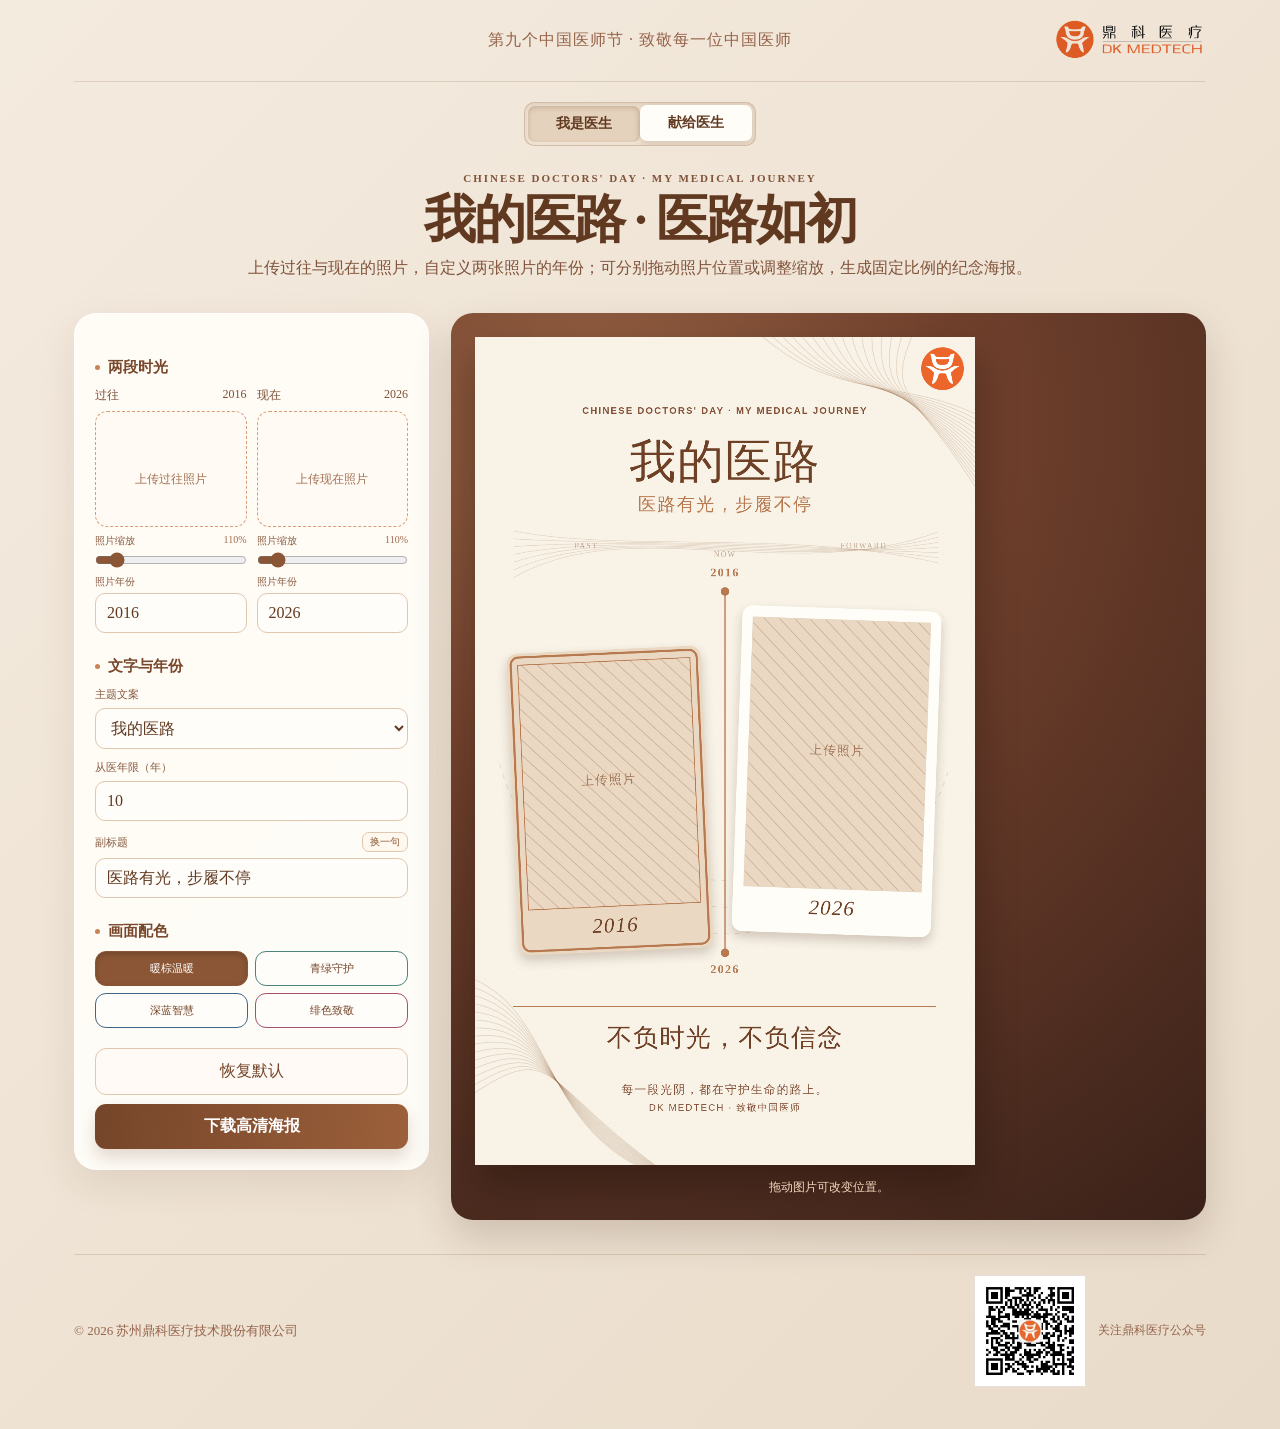
<file: index.html>
<!doctype html>
<html lang="zh-CN">
<head>
  <meta charset="utf-8">
  <meta name="viewport" content="width=device-width, initial-scale=1">
  <title>我是医生｜我的十年</title>
  <style>
    :root { --ink:#603920; --brown:#8a5635; --paper:#fbf7ef; --line:#ddaa7d; --soft:#f2e4d1; }
    * { box-sizing:border-box; }
    body { margin:0; background:linear-gradient(135deg,#f4ebdf,#e9dbc9); color:var(--ink); font-family:"Microsoft YaHei","PingFang SC",serif; }
    .page { width:min(1180px,100%); margin:0 auto; padding:0 24px 42px; }
    .site-header { height:82px; position:relative; display:flex; align-items:center; justify-content:center; border-bottom:1px solid rgba(119,72,47,.16); }
    .site-header p { margin:0; color:#96634a; font:16px "STKaiti",KaiTi,serif; letter-spacing:.06em; }
    .site-logo { position:absolute; right:0; display:flex; align-items:center; }
    .site-logo img { display:block; width:270px; height:66px; object-fit:contain; object-position:right center; mix-blend-mode:multiply; }
    .tabs { width:fit-content; display:flex; justify-content:center; gap:0; margin:20px auto 26px; padding:3px; border:1px solid rgba(119,72,47,.26); border-radius:10px; background:#f1e4d4; box-shadow:inset 0 2px 5px rgba(96,57,32,.13); overflow:hidden; }
    .tabs a,.tabs b { min-width:112px; padding:9px 18px; border:0; border-radius:7px; color:var(--ink); font:600 14px "STKaiti",KaiTi,serif; text-align:center; text-decoration:none; }
    .tabs a { background:#fffdf8; box-shadow:0 3px 7px rgba(96,57,32,.18); transform:translateY(-1px); }
    .tabs b { background:#e5d2bc; box-shadow:inset 0 2px 5px rgba(96,57,32,.2); }
    .hero { text-align:center; margin:0 auto 34px; }
    .hero p { margin:0; color:#80533b; font-size:11px; letter-spacing:.18em; font-weight:800; }
    .hero h1 { font:600 clamp(40px,4.2vw,52px)/1.08 KaiTi,STKaiti,serif; margin:8px 0 2px; letter-spacing:-.04em; }
    .hero .hero-description { margin-top:10px; color:#80533b; font-size:16px; font-weight:400; letter-spacing:0; }
    .workspace { display:grid; grid-template-columns:355px minmax(0,1fr); gap:22px; align-items:start; }
    .panel { background:rgba(255,253,248,.94); border:1px solid rgba(255,255,255,.8); box-shadow:0 14px 38px rgba(93,53,28,.1); border-radius:22px; padding:20px; }
    .panel h2 { font-family:KaiTi,STKaiti,serif; font-size:15px; margin:0 0 5px; }
    .hint { margin:0 0 17px; color:#9b7258; font-size:10px; line-height:1.7; }
    .section-title { display:flex; align-items:center; gap:8px; margin:24px 0 10px; color:#78472c; font-size:15px; font-weight:700; }
    .section-title::before { content:""; width:5px; height:5px; border-radius:50%; background:#c98257; }
    .upload-grid { display:grid; grid-template-columns:1fr 1fr; gap:10px; }
    .upload { display:grid; gap:7px; min-width:0; }
    .upload-label { display:flex; justify-content:space-between; color:#7d5038; font-size:12px; }
    .upload-box { height:116px; display:grid; place-items:center; overflow:hidden; cursor:pointer; border:1px dashed #d89c76; border-radius:12px; background:#fffaf3; color:#a47053; transition:.2s; }
    .upload-box:hover { border-color:#9c5e3c; background:#fff7ee; }
    .upload-box img { width:100%; height:100%; object-fit:cover; }
    .upload-box span { font-size:12px; text-align:center; line-height:1.7; }
    .mini-zoom { display:grid; grid-template-columns:auto 1fr auto; align-items:center; gap:5px; color:#9a7057; font-size:10px; }
    .mini-zoom input { min-width:0; width:100%; accent-color:#8a5635; }
    .mini-zoom b { min-width:30px; font-weight:500; text-align:right; }
    .upload .control { gap:4px; margin-top:0; }
    .upload .control label { display:flex; justify-content:space-between; font-size:10px; }
    .upload .control input[type=range] { margin:0; }
    .control { display:grid; gap:6px; margin-top:11px; }
    .control label { color:#87583e; font-size:11px; }
    .subtitle-label { display:flex; align-items:center; justify-content:space-between; gap:8px; color:#87583e; font-size:11px; }
    .subtitle-label button { padding:2px 7px; border-radius:7px; background:#fff8ef; color:#8a5635; font-size:10px; }
    input,select,button { font:inherit; }
    input[type=text],select { width:100%; border:1px solid #e0c7ae; background:#fffdfa; color:#603920; padding:10px 11px; border-radius:10px; outline:none; }
    input[type=text]:focus,select:focus { border-color:#a86642; box-shadow:0 0 0 3px rgba(168,102,66,.1); }
    input[type=range] { width:100%; accent-color:#8a5635; }
    .slider-value { float:right; color:#a06948; }
    .theme-switch { display:grid; grid-template-columns:1fr 1fr; gap:7px; }
    .theme-choice { padding:9px 7px; font-size:11px; color:#754529; background:#fffdfa; }
    .theme-choice[data-theme="warm"] { border-color:#b47a55; }.theme-choice[data-theme="jade"] { border-color:#4b847c; }.theme-choice[data-theme="ink"] { border-color:#426686; }.theme-choice[data-theme="rose"] { border-color:#a64f70; }
    .theme-choice.active { color:#fff; background:#8a5635; border-color:#8a5635; box-shadow:inset 0 2px 5px rgba(0,0,0,.18); }
    .buttons { display:grid; gap:9px; margin-top:20px; }
    button { cursor:pointer; border-radius:11px; padding:12px; border:1px solid #e2c7b0; background:#fffaf5; color:#754529; }
    button.primary { border:0; background:linear-gradient(100deg,#754529,#9c603b); color:#fff; font-weight:700; box-shadow:0 9px 16px rgba(107,60,34,.18); }
    .stage { min-height:700px; display:grid; place-items:center; padding:24px; border-radius:22px; overflow:hidden; background:radial-gradient(circle at 18% 12%,#956042 0,#70402c 38%,#3a2119 100%); box-shadow:0 17px 38px rgba(67,37,22,.18); }
    .stage canvas { display:block; width:min(100%,500px); height:auto; background:var(--paper); box-shadow:0 20px 38px rgba(18,8,4,.35); touch-action:none; user-select:none; }
    .stage-note { margin:14px 0 0; color:#f6dabe; font-size:12px; text-align:center; }
    .site-footer { margin-top:34px; padding-top:20px; display:flex; align-items:center; justify-content:space-between; border-top:1px solid rgba(119,72,47,.18); color:#96634a; font:13px "STKaiti",KaiTi,serif; }
    .site-footer p { margin:0; }.site-footer div { display:flex; align-items:center; gap:12px; }.site-footer img { width:112px; height:112px; padding:4px; background:#fff; border:1px solid rgba(119,72,47,.18); }.site-footer span { font-size:12px; }
    @media (max-width:760px) { .page{padding:0 14px 32px;} .site-header{height:66px;justify-content:flex-start}.site-header p{font-size:12px;letter-spacing:.02em;white-space:nowrap}.site-logo img{width:160px;height:45px}.workspace{display:flex; flex-direction:column; gap:14px;} .stage{order:-1; min-height:0; padding:18px 10px 14px;} .panel{width:100%;} .hero h1{font-size:27px;} .site-footer{margin-top:25px;padding-top:18px;flex-direction:column;gap:14px;text-align:center;} }
    @media (max-width:760px) { .hero h1 { font-size:21px; } .hero .hero-description { font-size:11px; white-space:nowrap; } }
  </style>
</head>
<body>
  <main class="page">
    <header class="site-header"><p>第九个中国医师节 · 致敬每一位中国医师</p><a class="site-logo" href="https://www.dkmedtech.com/" target="_blank" rel="noreferrer" aria-label="鼎科医疗官网"><img src="./dkmedtech-logo.png" alt="鼎科医疗 DK MEDTECH"></a></header>
    <nav class="tabs" aria-label="海报类型"><b>我是医生</b><a href="./doctor-thanks.html">献给医生</a></nav>
    <header class="hero"><p>CHINESE DOCTORS' DAY · MY MEDICAL JOURNEY</p><h1>我的医路 · 医路如初</h1><p class="hero-description">上传过往与现在的照片，自定义两张照片的年份；可分别拖动照片位置或调整缩放，生成固定比例的纪念海报。</p></header>
    <section class="workspace">
      <aside class="panel">
        <div class="section-title">两段时光</div>
        <div class="upload-grid">
          <label class="upload"><span class="upload-label"><span>过往</span><span id="oldYearLabel">2016</span></span><span class="upload-box"><input id="oldFile" type="file" accept="image/*" hidden><span id="oldText"><br>上传过往照片</span><img id="oldThumb" hidden alt="过往照片预览"></span></label>
          <label class="upload"><span class="upload-label"><span>现在</span><span id="nowYearLabel">2026</span></span><span class="upload-box"><input id="nowFile" type="file" accept="image/*" hidden><span id="nowText"><br>上传现在照片</span><img id="nowThumb" hidden alt="现在照片预览"></span></label>
        </div>
        <div class="section-title">文字与年份</div>
        <div class="control"><label for="template">主题文案</label><select id="template"><option value="我的医路|">我的医路</option><option value="{years}年医路，向光而行|">__年医路，向光而行</option><option value="执医{years}年，热爱不减|">执医__年，热爱不减</option><option value="行医{years}年，不负热爱|">行医__年，不负热爱</option><option value="执灯行医，岁岁经年|">执灯行医，岁岁经年</option></select></div>
        <div class="control"><label for="practiceYears">从医年限（年）</label><input id="practiceYears" type="text" inputmode="numeric" maxlength="2" value="10"></div>
        <div class="control"><div class="subtitle-label"><label for="storySubtitle">副标题</label><button id="randomSubtitle" type="button">换一句</button></div><input id="storySubtitle" type="text" maxlength="28" value="每一段时光，都在为生命守护。</div>
        <div class="upload-grid"><div class="control"><label for="oldYear">照片年份</label><input id="oldYear" type="text" inputmode="numeric" maxlength="4" value="2016"></div><div class="control"><label for="nowYear">照片年份</label><input id="nowYear" type="text" inputmode="numeric" maxlength="4" value="2026"></div></div>
        <div class="control"><label for="oldZoom">十年前照片缩放<span class="slider-value" id="oldZoomValue">110%</span></label><input id="oldZoom" type="range" min="1" max="2" step=".01" value="1.1"></div>
        <div class="control"><label for="nowZoom">现在照片缩放 <span class="slider-value" id="nowZoomValue">110%</span></label><input id="nowZoom" type="range" min="1" max="2" step=".01" value="1.1"></div>
        <div class="section-title">画面配色</div>
        <div class="theme-switch" role="group" aria-label="画面配色"><button type="button" class="theme-choice active" data-theme="warm">暖棕温暖</button><button type="button" class="theme-choice" data-theme="jade">青绿守护</button><button type="button" class="theme-choice" data-theme="ink">深蓝智慧</button><button type="button" class="theme-choice" data-theme="rose">绯色致敬</button></div>
        <div class="buttons"><button id="reset" type="button">恢复默认</button><button id="download" class="primary" type="button">下载高清海报</button></div>
      </aside>
      <section class="stage"><div><canvas id="poster" width="1160" height="1920" aria-label="我的十年海报预览"></canvas><p class="stage-note">拖动图片可改变位置。</p></div></section>
    </section>
    <footer class="site-footer"><p>© 2026 苏州鼎科医疗技术股份有限公司</p><div><img src="./official-account-qr.jpg" alt="鼎科医疗微信公众号二维码"><span>关注鼎科医疗公众号</span></div></footer>
  </main>
  <script>
    (() => {
      const W=1160,H=1920, $=s=>document.querySelector(s), canvas=$('#poster');
      const posterLogo=new Image(); posterLogo.onload=()=>draw(); posterLogo.src='./dkmedtech-poster-mark.png';
      const state={old:null,now:null,oldZoom:1.1,nowZoom:1.1,theme:'warm',pos:{old:{x:0,y:0},now:{x:0,y:0}}};
      const themes={warm:{paper:'#f8f2e7',ink:'#6e4025',muted:'#845238',accent:'#b7794f',soft:'#ead8c3',stream:'rgba(142,94,55,.18)'},jade:{paper:'#eef5f1',ink:'#20564f',muted:'#37746b',accent:'#4e8a7d',soft:'#d7e7df',stream:'rgba(37,107,94,.18)'},ink:{paper:'#eef3f7',ink:'#193e60',muted:'#356a93',accent:'#4c86b5',soft:'#d8e7f2',stream:'rgba(37,87,130,.18)'},rose:{paper:'#fbf0f4',ink:'#722e4d',muted:'#994b6b',accent:'#cb6687',soft:'#f2d9e2',stream:'rgba(142,62,96,.18)'}};
      const storySubtitles=['每一段时光，都在为生命守护','岁月流转，仁心始终如一','一路向前，只为守护生命','医路有光，步履不停','时间沉淀专业，也珍藏热爱','把青春留给医路，把温暖留给患者'];
      const randomSubtitle=()=>{const input=$('#storySubtitle');const choices=storySubtitles.filter(item=>item!==input.value);input.value=choices[Math.floor(Math.random()*choices.length)];draw();};
      ['old','now'].forEach(kind=>{const upload=$('#'+kind+'File').closest('.upload');const zoomControl=$('#'+kind+'Zoom').closest('.control');const zoomLabel=zoomControl.querySelector('label');zoomLabel.childNodes[0].nodeValue='照片缩放 ';zoomControl.classList.add('photo-zoom-inline');upload.append(zoomControl);const yearControl=$('#'+kind+'Year').closest('.control');yearControl.classList.add('photo-year-inline');upload.append(yearControl);});
      const frames={old:{x:88,y:725,w:450,h:700,r:-.045},now:{x:608,y:629,w:462,h:756,r:.035}};
      function path(g,x,y,w,h,r){ g.beginPath(); g.moveTo(x+r,y); g.arcTo(x+w,y,x+w,y+h,r); g.arcTo(x+w,y+h,x,y+h,r); g.arcTo(x,y+h,x,y,r); g.arcTo(x,y,x+w,y,r); g.closePath(); }
      function fitText(g,text,max,font){ g.font=font; let size=parseInt(font,10); while(g.measureText(text).width>max && size>28){size-=2;g.font=font.replace(/^\d+px/,size+'px');} return g.font; }
      function cover(g,img,x,y,w,h,zoom,pos,filter){
        g.save(); path(g,x,y,w,h,3); g.clip();
        if(img){ const sc=Math.max(w/img.width,h/img.height)*zoom, dw=img.width*sc, dh=img.height*sc; g.filter=filter||'none'; g.drawImage(img,x+(w-dw)/2+(dw-w)*pos.x/2,y+(h-dh)/2+(dh-h)*pos.y/2,dw,dh); g.filter='none'; }
        else { g.fillStyle='#ead8c3';g.fillRect(x,y,w,h);g.strokeStyle='rgba(124,76,43,.26)';g.lineWidth=2; for(let i=-h;i<w;i+=36){g.beginPath();g.moveTo(x+i,y);g.lineTo(x+i+h,y+h);g.stroke();}g.fillStyle='#a57758';g.font='29px KaiTi,serif';g.textAlign='center';g.fillText('上传照片',x+w/2,y+h/2); }
        g.restore();
      }
      function card(g,key,year,p){
        const f=frames[key],cx=f.x+f.w/2,cy=f.y+f.h/2;g.save();g.translate(cx,cy);g.rotate(f.r);g.translate(-cx,-cy);
        g.shadowColor='rgba(79,48,28,.22)';g.shadowBlur=24;g.shadowOffsetY=13;g.fillStyle=key==='old'?p.soft:'#fffdf7';path(g,f.x,f.y,f.w,f.h,24);g.fill();g.shadowColor='transparent';
        if(key==='old'){g.strokeStyle=p.accent;g.lineWidth=5;path(g,f.x+9,f.y+9,f.w-18,f.h-18,18);g.stroke();}
        cover(g,state[key],f.x+25,f.y+27,f.w-50,f.h-132,state[key+'Zoom'],state.pos[key],'none');
        g.strokeStyle=key==='old'?p.accent:'#e7d7c2';g.lineWidth=2;g.strokeRect(f.x+25,f.y+27,f.w-50,f.h-132);
        g.fillStyle=p.ink;g.font='italic 48px Georgia,serif';g.textAlign='center';g.fillText(year,f.x+f.w/2,f.y+f.h-45);g.restore();
      }
      function flourish(g,p){
        g.save();g.strokeStyle=p.stream;g.lineWidth=2;
        for(let i=0;i<16;i++){g.beginPath();g.moveTo(625+i*27,-42);g.bezierCurveTo(820+i*8,168,1010,80,1210,205+i*15);g.stroke();}
        for(let i=0;i<15;i++){g.beginPath();g.moveTo(-45,1475+i*22);g.bezierCurveTo(205,1535+i*5,130,1870-i*10,475,1960);g.stroke();}g.restore();
      }
      function timeStream(g,p){
        g.save();g.strokeStyle=p.stream;g.lineWidth=2;g.setLineDash([11,14]);
        [0,1,2].forEach(i=>{g.beginPath();g.arc(580,840,420+i*62,Math.PI*.1,Math.PI*.92);g.stroke();});
        g.setLineDash([]);g.strokeStyle=p.stream;g.lineWidth=1.5;
        for(let i=0;i<7;i++){g.beginPath();g.moveTo(90,450+i*18);g.bezierCurveTo(350,500-i*16,735,445+i*22,1075,524-i*12);g.stroke();}
        g.fillStyle=p.muted;g.globalAlpha=.45;g.font='18px Georgia,serif';g.textAlign='center';['PAST','NOW','FORWARD'].forEach((t,i)=>g.fillText(t,258+i*322,490+(i%2)*20));g.restore();
      }
      function render(target,scale=1){
        const p=themes[state.theme],g=target.getContext('2d');g.setTransform(scale,0,0,scale,0,0);g.clearRect(0,0,W,H);g.fillStyle=p.paper;g.fillRect(0,0,W,H);
        g.fillStyle=p.stream;g.globalAlpha=.55;for(let y=24;y<H;y+=24)for(let x=24;x<W;x+=24){g.beginPath();g.arc(x+(y/24%2?7:0),y,1.05,0,Math.PI*2);g.fill();}g.globalAlpha=1;flourish(g,p);timeStream(g,p);
        const option=$('#template').value.split('|'),years=Math.max(0,+$('#practiceYears').value||10);const title=option[0].replace('{years}',years),sub=option[1].replace('{years}',years);
        g.fillStyle=p.muted;g.font='600 22px Arial,sans-serif';g.letterSpacing='3px';g.textAlign='center';g.fillText('CHINESE DOCTORS\' DAY · MY MEDICAL JOURNEY',580,178);
        g.fillStyle=p.ink;fitText(g,title,900,'108px KaiTi,STKaiti,serif');g.fillText(title,580,325);
        g.fillStyle=p.accent;fitText(g,$('#storySubtitle').value||storySubtitles[0],900,'42px KaiTi,STKaiti,serif');g.fillText($('#storySubtitle').value||storySubtitles[0],580,402);g.textAlign='left';
        if(posterLogo.complete&&posterLogo.naturalWidth){g.drawImage(posterLogo,1035,24,99,99);}else{g.fillStyle='#f1e1cb';g.beginPath();g.arc(1084.5,73.5,40,0,Math.PI*2);g.fill();g.fillStyle='#9a613d';g.font='bold 16px Arial';g.textAlign='center';g.fillText('DK',1084.5,79.5);g.textAlign='left';}
        g.strokeStyle=p.accent;g.lineWidth=3;g.beginPath();g.moveTo(580,590);g.lineTo(580,1428);g.stroke();g.fillStyle=p.accent;[590,1428].forEach(y=>{g.beginPath();g.arc(580,y,10,0,Math.PI*2);g.fill();});g.font='bold 28px Georgia,serif';g.textAlign='center';g.fillText($('#oldYear').value||'2016',580,555);g.fillText($('#nowYear').value||'2026',580,1475);g.textAlign='left';
        card(g,'old',$('#oldYear').value||'2016',p);card(g,'now',$('#nowYear').value||'2026',p);
        g.strokeStyle=p.accent;g.lineWidth=2;g.beginPath();g.moveTo(88,1552);g.lineTo(1070,1552);g.stroke();g.fillStyle=p.ink;g.font='58px KaiTi,STKaiti,serif';g.textAlign='center';g.fillText('不负时光，不负信念',580,1644);
        g.fillStyle=p.muted;g.font='27px KaiTi,serif';g.fillText('每一段光阴，都在守护生命的路上。',580,1754);g.font='22px Arial,sans-serif';g.fillText('DK MEDTECH · 致敬中国医师',580,1794);g.textAlign='left';
      }
      function draw(){render(canvas,1);}
      function load(kind){ const input=$('#'+kind+'File'); input.addEventListener('change',e=>{const f=e.target.files[0];if(!f)return;const url=URL.createObjectURL(f),img=new Image();img.onload=()=>{state[kind]=img;const thumb=$('#'+kind+'Thumb');thumb.src=url;thumb.hidden=false;$('#'+kind+'Text').hidden=true;draw();};img.src=url;});}
      load('old');load('now');
      ['template','oldYear','nowYear','practiceYears','storySubtitle'].forEach(id=>$( '#'+id).addEventListener('input',()=>{ $('#oldYearLabel').textContent=$('#oldYear').value||'2016';$('#nowYearLabel').textContent=$('#nowYear').value||'2026';draw(); }));
      $('#randomSubtitle').addEventListener('click',randomSubtitle);
      ['old','now'].forEach(kind=>{$('#'+kind+'Zoom').addEventListener('input',e=>{state[kind+'Zoom']=+e.target.value;$('#'+kind+'ZoomValue').textContent=Math.round(state[kind+'Zoom']*100)+'%';draw();});});
      document.querySelectorAll('.theme-choice').forEach(button=>button.addEventListener('click',()=>{state.theme=button.dataset.theme;document.querySelectorAll('.theme-choice').forEach(item=>{const active=item===button;item.classList.toggle('active',active);item.style.background=active?themes[state.theme].ink:'';item.style.borderColor=active?themes[state.theme].ink:'';});draw();}));
      let drag=null;canvas.addEventListener('pointerdown',e=>{const r=canvas.getBoundingClientRect(),px=(e.clientX-r.left)*W/r.width,py=(e.clientY-r.top)*H/r.height;let hit=Object.keys(frames).find(k=>{const f=frames[k];return px>=f.x&&px<=f.x+f.w&&py>=f.y&&py<=f.y+f.h;});if(!hit)return;drag={kind:hit,x:e.clientX,y:e.clientY,pos:{...state.pos[hit]}};canvas.setPointerCapture(e.pointerId);});
      canvas.addEventListener('pointermove',e=>{if(!drag)return;const r=canvas.getBoundingClientRect(),dx=(e.clientX-drag.x)*W/r.width,dy=(e.clientY-drag.y)*H/r.height;state.pos[drag.kind]={x:Math.max(-1,Math.min(1,drag.pos.x+dx/180)),y:Math.max(-1,Math.min(1,drag.pos.y+dy/180))};draw();});
      ['pointerup','pointercancel'].forEach(type=>canvas.addEventListener(type,()=>drag=null));
      $('#reset').addEventListener('click',()=>{state.old=state.now=null;state.oldZoom=state.nowZoom=1.1;state.pos={old:{x:0,y:0},now:{x:0,y:0}};['old','now'].forEach(k=>{$('#'+k+'File').value='';$('#'+k+'Thumb').hidden=true;$('#'+k+'Text').hidden=false;$('#'+k+'Zoom').value=1.1;$('#'+k+'ZoomValue').textContent='110%';});$('#template').selectedIndex=0;$('#oldYear').value='2016';$('#nowYear').value='2026';$('#practiceYears').value='10';$('#storySubtitle').value=storySubtitles[0];$('#oldYearLabel').textContent='2016';$('#nowYearLabel').textContent='2026';draw();});
      $('#download').addEventListener('click',()=>{const out=document.createElement('canvas');out.width=2320;out.height=3840;render(out,2);const a=document.createElement('a');a.download='我的十年-医师节海报.png';a.href=out.toDataURL('image/png');a.click();});
      $('#reset').addEventListener('click',()=>{state.theme='warm';document.querySelectorAll('.theme-choice').forEach(item=>{item.classList.toggle('active',item.dataset.theme==='warm');item.style.background='';item.style.borderColor='';});draw();});
      randomSubtitle();
    })();
  </script>
</body>
</html>
</file>
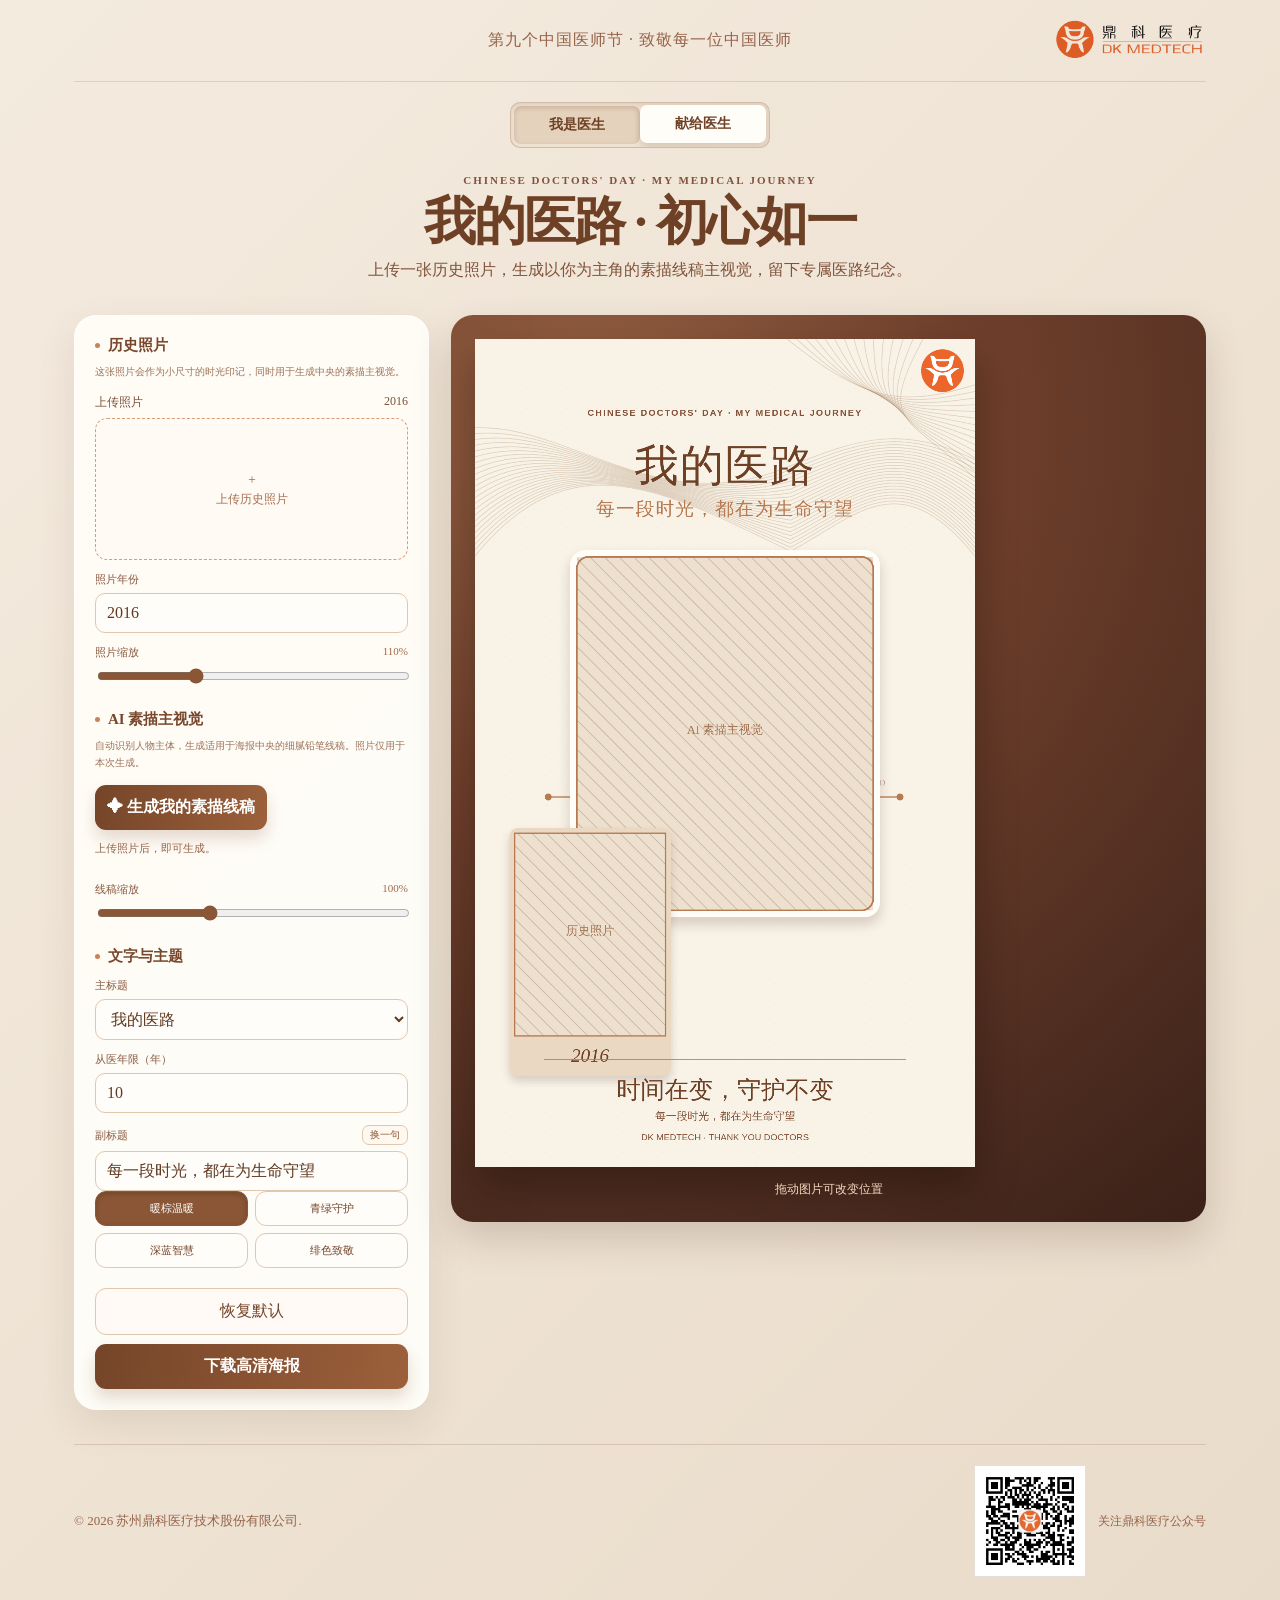
<file: doctor-story.html>
<!doctype html>
<html lang="zh-CN">
<head>
  <meta charset="utf-8">
  <meta name="viewport" content="width=device-width, initial-scale=1">
  <title>我是医生｜我的医路</title>
  <style>
    :root{--ink:#6e4025;--muted:#845238;--accent:#b7794f;--paper:#f8f2e7;--soft:#ead8c3}
    *{box-sizing:border-box} body{margin:0;background:linear-gradient(135deg,#f4ebdf,#e9dbc9);color:var(--ink);font-family:"Microsoft YaHei","PingFang SC",serif}
    .page{width:min(1180px,100%);margin:auto;padding:0 24px 42px}.site-header{height:82px;position:relative;display:flex;align-items:center;justify-content:center;border-bottom:1px solid rgba(119,72,47,.16)}.site-header p{margin:0;color:#96634a;font:16px "STKaiti",KaiTi,serif;letter-spacing:.06em}.site-logo{position:absolute;right:0;display:flex;align-items:center}.site-logo img{display:block;width:270px;height:66px;object-fit:contain;object-position:right center;mix-blend-mode:multiply}
    .tabs{width:fit-content;display:flex;justify-content:center;gap:0;margin:20px auto 26px;padding:3px;border:1px solid rgba(119,72,47,.26);border-radius:10px;background:#f1e4d4;box-shadow:inset 0 2px 5px rgba(96,57,32,.13);overflow:hidden}.tabs a,.tabs b{min-width:126px;padding:10px 19px;border:0;border-radius:7px;color:var(--ink);font:600 14px "STKaiti",KaiTi,serif;text-align:center;text-decoration:none}.tabs a{background:#fffdf8;box-shadow:0 3px 7px rgba(96,57,32,.18);transform:translateY(-1px)}.tabs b{background:#e5d2bc;box-shadow:inset 0 2px 5px rgba(96,57,32,.2)}
    .hero{text-align:center;margin:0 auto 34px}.hero p{margin:0;color:#80533b;font-size:11px;letter-spacing:.18em;font-weight:800}.hero h1{font:600 clamp(40px,4.2vw,52px)/1.08 KaiTi,STKaiti,serif;margin:8px 0 2px;letter-spacing:-.04em}.hero .hero-description{margin-top:10px;color:#80533b;font-size:16px;font-weight:400;letter-spacing:0}
    .workspace{display:grid;grid-template-columns:355px minmax(0,1fr);gap:22px;align-items:start}.panel{background:rgba(255,253,248,.94);border:1px solid rgba(255,255,255,.8);box-shadow:0 14px 38px rgba(93,53,28,.1);border-radius:22px;padding:20px}.section-title{display:flex;align-items:center;gap:8px;margin:0 0 10px;color:#78472c;font-size:15px;font-weight:700}.section-title:not(:first-child){margin-top:24px}.section-title:before{content:"";width:5px;height:5px;border-radius:50%;background:#c98257}.hint{margin:-2px 0 14px;color:#9b7258;font-size:10px;line-height:1.7}
    .upload{display:grid;gap:7px}.upload-label{display:flex;justify-content:space-between;color:#7d5038;font-size:12px}.upload-box{height:142px;display:grid;place-items:center;overflow:hidden;cursor:pointer;border:1px dashed #d89c76;border-radius:12px;background:#fffaf3;color:#a47053;transition:.2s}.upload-box:hover{border-color:#9c5e3c;background:#fff7ee}.upload-box img{width:100%;height:100%;object-fit:cover}.upload-box span{font-size:12px;text-align:center;line-height:1.7}
    .control{display:grid;gap:6px;margin-top:12px}.control label,.subtitle-label{color:#87583e;font-size:11px}.subtitle-label{display:flex;align-items:center;justify-content:space-between;gap:8px}.subtitle-label button{padding:2px 7px;border-radius:7px;background:#fff8ef;color:#8a5635;font-size:10px}input,select,button{font:inherit}input[type=text],select{width:100%;border:1px solid #e0c7ae;background:#fffdfa;color:#603920;padding:10px 11px;border-radius:10px;outline:none}input[type=text]:focus,select:focus{border-color:#a86642;box-shadow:0 0 0 3px rgba(168,102,66,.1)}input[type=range]{width:100%;accent-color:#8a5635}.slider-value{float:right;color:#a06948}
    .theme-switch{display:grid;grid-template-columns:1fr 1fr;gap:7px}.theme-choice{padding:9px 7px;font-size:11px;color:#754529;background:#fffdfa;border:1px solid #e2c7b0;border-radius:11px}.theme-choice.active{color:#fff;background:#8a5635;border-color:#8a5635;box-shadow:inset 0 2px 5px rgba(0,0,0,.18)}.buttons{display:grid;gap:9px;margin-top:20px}button{cursor:pointer;border-radius:11px;padding:12px;border:1px solid #e2c7b0;background:#fffaf5;color:#754529}.primary{border:0;background:linear-gradient(100deg,#754529,#9c603b);color:#fff;font-weight:700;box-shadow:0 9px 16px rgba(107,60,34,.18)}.ai-button{display:flex;justify-content:center;align-items:center;gap:7px}.ai-button[disabled]{opacity:.58;cursor:wait}.status{min-height:30px;margin:10px 0 0;color:#976346;font-size:11px;line-height:1.55}.status.error{color:#a33f42}
    .stage{min-height:700px;display:grid;place-items:center;padding:24px;border-radius:22px;overflow:hidden;background:radial-gradient(circle at 18% 12%,#956042 0,#70402c 38%,#3a2119 100%);box-shadow:0 17px 38px rgba(67,37,22,.18)}.stage canvas{display:block;width:min(100%,500px);height:auto;background:var(--paper);box-shadow:0 20px 38px rgba(18,8,4,.35);touch-action:none;user-select:none}.stage-note{margin:14px 0 0;color:#f6dabe;font-size:12px;text-align:center}.site-footer{margin-top:34px;padding-top:20px;display:flex;align-items:center;justify-content:space-between;border-top:1px solid rgba(119,72,47,.18);color:#96634a;font:13px "STKaiti",KaiTi,serif}.site-footer p{margin:0}.site-footer div{display:flex;align-items:center;gap:12px}.site-footer img{width:112px;height:112px;padding:4px;background:#fff;border:1px solid rgba(119,72,47,.18)}.site-footer span{font-size:12px}
    @media(max-width:760px){.page{padding:0 14px 32px}.site-header{height:66px;justify-content:flex-start}.site-header p{font-size:12px;letter-spacing:.02em;white-space:nowrap}.site-logo img{width:160px;height:45px}.workspace{display:flex;flex-direction:column;gap:14px}.stage{order:-1;min-height:0;padding:18px 10px 14px}.panel{width:100%}.hero h1{font-size:21px}.hero .hero-description{max-width:100%;padding:0 6px;font-size:11px;line-height:1.65;white-space:normal;overflow-wrap:anywhere}.site-footer{margin-top:25px;padding-top:18px;flex-direction:column;gap:14px;text-align:center}}
  </style>
</head>
<body>
  <main class="page">
    <header class="site-header"><p>第九个中国医师节 · 致敬每一位中国医师</p><a class="site-logo" href="https://www.dkmedtech.com/" target="_blank" rel="noreferrer" aria-label="鼎科医疗官网"><img src="/dkmedtech-logo.png" alt="鼎科医疗 DK MEDTECH"></a></header>
    <nav class="tabs" aria-label="海报类型"><b>我是医生</b><a href="/">献给医生</a></nav>
    <header class="hero"><p>CHINESE DOCTORS' DAY · MY MEDICAL JOURNEY</p><h1>我的医路 · 初心如一</h1><p class="hero-description">上传一张历史照片，生成以你为主角的素描线稿主视觉，留下专属医路纪念。</p></header>
    <section class="workspace">
      <aside class="panel">
        <div class="section-title">历史照片</div><p class="hint">这张照片会作为小尺寸的时光印记，同时用于生成中央的素描主视觉。</p>
        <label class="upload"><span class="upload-label"><span>上传照片</span><span id="photoYearLabel">2016</span></span><span class="upload-box"><input id="photoFile" type="file" accept="image/*" hidden><span id="photoText">＋<br>上传历史照片</span><img id="photoThumb" hidden alt="历史照片预览"></span></label>
        <div class="control"><label for="photoYear">照片年份</label><input id="photoYear" type="text" inputmode="numeric" maxlength="4" value="2016"></div>
        <div class="control"><label for="photoZoom">照片缩放 <span class="slider-value" id="photoZoomValue">110%</span></label><input id="photoZoom" type="range" min=".7" max="2" step=".01" value="1.1"></div>
        <div class="section-title">AI 素描主视觉</div><p class="hint">自动识别人物主体，生成适用于海报中央的细腻铅笔线稿。照片仅用于本次生成。</p>
        <button id="generateSketch" class="primary ai-button" type="button">✦ 生成我的素描线稿</button><p id="status" class="status">上传照片后，即可生成。</p>
        <div class="control"><label for="sketchZoom">线稿缩放 <span class="slider-value" id="sketchZoomValue">100%</span></label><input id="sketchZoom" type="range" min=".7" max="1.55" step=".01" value="1"></div>
        <div class="section-title">文字与主题</div>
        <div class="control"><label for="template">主标题</label><select id="template"><option value="我的医路">我的医路</option><option value="{years}年医路，向光而行">__年医路，向光而行</option><option value="执医{years}年，热爱不减">执医__年，热爱不减</option><option value="行医{years}年，不负热爱">行医__年，不负热爱</option><option value="执灯行医，岁岁经年">执灯行医，岁岁经年</option></select></div>
        <div class="control"><label for="practiceYears">从医年限（年）</label><input id="practiceYears" type="text" inputmode="numeric" maxlength="2" value="10"></div>
        <div class="control"><div class="subtitle-label"><label for="storySubtitle">副标题</label><button id="randomSubtitle" type="button">换一句</button></div><input id="storySubtitle" type="text" maxlength="28" value="每一段时光，都在为生命守望"></div>
        <div class="theme-switch" role="group" aria-label="画面配色"><button type="button" class="theme-choice active" data-theme="warm">暖棕温暖</button><button type="button" class="theme-choice" data-theme="jade">青绿守护</button><button type="button" class="theme-choice" data-theme="ink">深蓝智慧</button><button type="button" class="theme-choice" data-theme="rose">绯色致敬</button></div>
        <div class="buttons"><button id="reset" type="button">恢复默认</button><button id="download" class="primary" type="button">下载高清海报</button></div>
      </aside>
      <section class="stage"><div><canvas id="poster" width="1160" height="1920" aria-label="我的医路海报预览"></canvas><p class="stage-note">拖动图片可改变位置</p></div></section>
    </section>
    <footer class="site-footer"><p>© 2026 苏州鼎科医疗技术股份有限公司.</p><div><img src="/official-account-qr.jpg" alt="鼎科医疗微信公众号二维码"><span>关注鼎科医疗公众号</span></div></footer>
  </main>
  <script>
  (()=>{
    const W=1160,H=1920,$=s=>document.querySelector(s),canvas=$('#poster');
    const state={photo:null,sketch:null,photoData:'',photoZoom:1.1,sketchZoom:1,theme:'warm',pos:{photo:{x:0,y:0},sketch:{x:0,y:0}}};
    const logo=new Image();logo.onload=draw;logo.src='./dkmedtech-poster-mark.png';
    const themes={warm:{paper:'#f8f2e7',ink:'#6e4025',muted:'#845238',accent:'#b7794f',soft:'#ead8c3',stream:'rgba(142,94,55,.20)'},jade:{paper:'#eef5f1',ink:'#20564f',muted:'#37746b',accent:'#4e8a7d',soft:'#d7e7df',stream:'rgba(37,107,94,.20)'},ink:{paper:'#eef3f7',ink:'#193e60',muted:'#356a93',accent:'#4c86b5',soft:'#d8e7f2',stream:'rgba(37,87,130,.20)'},rose:{paper:'#fbf0f4',ink:'#722e4d',muted:'#994b6b',accent:'#cb6687',soft:'#f2d9e2',stream:'rgba(142,62,96,.20)'}};
    const subtitles=['每一段时光，都在为生命守望','岁月流转，仁心始终如一','一路向前，只为守护生命','医路有光，步履不停','时间沉淀专业，也珍藏热爱','把青春留给医路，把温暖留给患者'];
    const frames={sketch:{x:236,y:505,w:688,h:820},photo:{x:92,y:1146,w:350,h:470}};
    function round(g,x,y,w,h,r){g.beginPath();g.moveTo(x+r,y);g.arcTo(x+w,y,x+w,y+h,r);g.arcTo(x+w,y+h,x,y+h,r);g.arcTo(x,y+h,x,y,r);g.arcTo(x,y,x+w,y,r);g.closePath()}
    function fit(g,text,max,font){g.font=font;let s=parseInt(font,10);while(g.measureText(text).width>max&&s>22){s-=2;g.font=font.replace(/^\d+px/,s+'px')}return g.font}
    function drawPhoto(g,img,f,zoom,pos,placeholder,blend){g.save();round(g,f.x,f.y,f.w,f.h,4);g.clip();if(img){const sc=Math.max(f.w/img.width,f.h/img.height)*zoom,dw=img.width*sc,dh=img.height*sc;g.globalCompositeOperation=blend||'source-over';g.drawImage(img,f.x+(f.w-dw)/2+(dw-f.w)*pos.x/2,f.y+(f.h-dh)/2+(dh-f.h)*pos.y/2,dw,dh);g.globalCompositeOperation='source-over'}else{g.fillStyle='#ede0ce';g.fillRect(f.x,f.y,f.w,f.h);g.strokeStyle='rgba(124,76,43,.26)';g.lineWidth=2;for(let i=-f.h;i<f.w;i+=34){g.beginPath();g.moveTo(f.x+i,f.y);g.lineTo(f.x+i+f.h,f.y+f.h);g.stroke()}g.fillStyle='#a57758';g.font='28px KaiTi,serif';g.textAlign='center';g.fillText(placeholder,f.x+f.w/2,f.y+f.h/2)}g.restore()}
    function timeFlow(g,p){g.save();g.strokeStyle=p.stream;g.lineWidth=2;for(let i=0;i<23;i++){g.beginPath();g.moveTo(-80,220+i*18);g.bezierCurveTo(175,138+i*3,395,440-i*5,732,294+i*9);g.bezierCurveTo(900,228+i*8,1010,185+i*3,1230,318+i*13);g.stroke()}for(let i=0;i<15;i++){g.beginPath();g.moveTo(700+i*25,-20);g.bezierCurveTo(920,164+i*4,1002,160,1210,90+i*20);g.stroke()}g.restore()}
    function render(target,scale=1){const p=themes[state.theme],g=target.getContext('2d');g.setTransform(scale,0,0,scale,0,0);g.clearRect(0,0,W,H);g.fillStyle=p.paper;g.fillRect(0,0,W,H);g.fillStyle=p.stream;g.globalAlpha=.45;for(let y=23;y<H;y+=23)for(let x=23;x<W;x+=23){g.beginPath();g.arc(x+(y/23%2?7:0),y,1,0,Math.PI*2);g.fill()}g.globalAlpha=1;timeFlow(g,p);
      const years=$('#practiceYears').value.trim()||'10',title=$('#template').value.replace('{years}',years),subtitle=$('#storySubtitle').value.trim()||subtitles[0];g.textAlign='center';g.fillStyle=p.muted;g.font='600 21px Arial,sans-serif';g.letterSpacing='3px';g.fillText("CHINESE DOCTORS' DAY · MY MEDICAL JOURNEY",580,178);g.fillStyle=p.ink;fit(g,title,920,'102px KaiTi,STKaiti,serif');g.fillText(title,580,328);g.fillStyle=p.accent;fit(g,subtitle,920,'43px KaiTi,STKaiti,serif');g.fillText(subtitle,580,408);g.letterSpacing='0px';
      if(logo.complete&&logo.naturalWidth)g.drawImage(logo,1035,24,99,99);else{g.fillStyle=p.accent;g.beginPath();g.arc(1085,74,40,0,Math.PI*2);g.fill()}
      g.fillStyle=p.muted;g.globalAlpha=.54;g.font='18px Georgia,serif';g.fillText('PAST',245,1035);g.fillText('NOW',578,1035);g.fillText('FORWARD',908,1035);g.globalAlpha=1;g.strokeStyle=p.accent;g.lineWidth=3;g.beginPath();g.moveTo(170,1062);g.lineTo(986,1062);g.stroke();[170,580,986].forEach(x=>{g.fillStyle=p.accent;g.beginPath();g.arc(x,1062,8,0,Math.PI*2);g.fill()});
      g.save();g.shadowColor='rgba(74,40,20,.18)';g.shadowBlur=28;g.shadowOffsetY=16;g.fillStyle='#fffdf8';round(g,frames.sketch.x-16,frames.sketch.y-16,frames.sketch.w+32,frames.sketch.h+32,36);g.fill();g.restore();drawPhoto(g,state.sketch,frames.sketch,state.sketchZoom,state.pos.sketch,'AI 素描主视觉','multiply');g.strokeStyle=p.accent;g.lineWidth=4;round(g,frames.sketch.x,frames.sketch.y,frames.sketch.w,frames.sketch.h,28);g.stroke();
      g.save();g.shadowColor='rgba(74,40,20,.18)';g.shadowBlur=20;g.shadowOffsetY=12;g.fillStyle=p.soft;round(g,frames.photo.x-12,frames.photo.y-12,frames.photo.w+24,frames.photo.h+104,20);g.fill();g.restore();drawPhoto(g,state.photo,frames.photo,state.photoZoom,state.pos.photo,'历史照片');g.strokeStyle=p.accent;g.lineWidth=3;g.strokeRect(frames.photo.x,frames.photo.y,frames.photo.w,frames.photo.h);g.fillStyle=p.ink;g.font='italic 44px Georgia,serif';g.fillText($('#photoYear').value||'2016',frames.photo.x+frames.photo.w/2,frames.photo.y+frames.photo.h+60);
      g.strokeStyle=p.accent;g.lineWidth=2;g.beginPath();g.moveTo(160,1670);g.lineTo(1000,1670);g.stroke();g.fillStyle=p.ink;g.font='56px KaiTi,STKaiti,serif';g.fillText('时间在变，守护不变',580,1760);g.fillStyle=p.muted;g.font='25px KaiTi,serif';g.fillText('每一段时光，都在为生命守望',580,1810);g.font='21px Arial,sans-serif';g.fillText('DK MEDTECH · THANK YOU DOCTORS',580,1858);g.textAlign='left'}
    function draw(){render(canvas,1)}
    function refresh(){ $('#photoYearLabel').textContent=$('#photoYear').value||'2016';draw() }
    $('#photoFile').addEventListener('change',e=>{const f=e.target.files[0];if(!f)return;if(f.size>8*1024*1024){setStatus('请上传小于 8MB 的图片。',true);return}const url=URL.createObjectURL(f),img=new Image();const reader=new FileReader();reader.onload=()=>{state.photoData=reader.result};reader.readAsDataURL(f);img.onload=()=>{state.photo=img;state.sketch=null;state.pos={photo:{x:0,y:0},sketch:{x:0,y:0}};$('#photoThumb').src=url;$('#photoThumb').hidden=false;$('#photoText').hidden=true;setStatus('照片已上传，可生成素描主视觉。');draw()};img.src=url});
    function setStatus(text,error=false){const el=$('#status');el.textContent=text;el.classList.toggle('error',error)}
    $('#generateSketch').addEventListener('click',async()=>{if(!state.photoData){setStatus('请先上传一张照片。',true);return}const button=$('#generateSketch');button.disabled=true;button.textContent='正在生成线稿…';setStatus('正在识别人物主体并绘制素描，请稍候。');try{const r=await fetch('/api/portrait-sketch',{method:'POST',headers:{'content-type':'application/json'},body:JSON.stringify({image:state.photoData})});const data=await r.json();if(!r.ok)throw new Error(data.error||'生成失败，请稍后重试。');const img=new Image();img.onload=()=>{state.sketch=img;state.pos.sketch={x:0,y:0};setStatus('素描主视觉已生成，可在海报上拖动位置。');draw()};img.src=data.image}catch(err){setStatus(err.message||'生成失败，请稍后重试。',true)}finally{button.disabled=false;button.textContent='✦ 重新生成素描线稿'}});
    ['template','practiceYears','photoYear','storySubtitle'].forEach(id=>$('#'+id).addEventListener('input',refresh));$('#randomSubtitle').addEventListener('click',()=>{const current=$('#storySubtitle').value,items=subtitles.filter(x=>x!==current);$('#storySubtitle').value=items[Math.floor(Math.random()*items.length)];draw()});
    [['photoZoom','photoZoomValue','photoZoom'],['sketchZoom','sketchZoomValue','sketchZoom']].forEach(([id,label,key])=>$('#'+id).addEventListener('input',e=>{state[key]=+e.target.value;$('#'+label).textContent=Math.round(state[key]*100)+'%';draw()}));
    document.querySelectorAll('.theme-choice').forEach(btn=>btn.addEventListener('click',()=>{state.theme=btn.dataset.theme;document.querySelectorAll('.theme-choice').forEach(x=>{const active=x===btn;x.classList.toggle('active',active);x.style.background=active?themes[state.theme].ink:'';x.style.borderColor=active?themes[state.theme].ink:''});draw()}));
    let drag=null;canvas.addEventListener('pointerdown',e=>{const r=canvas.getBoundingClientRect(),x=(e.clientX-r.left)*W/r.width,y=(e.clientY-r.top)*H/r.height;const hit=Object.keys(frames).reverse().find(k=>{const f=frames[k];return x>=f.x&&x<=f.x+f.w&&y>=f.y&&y<=f.y+f.h});if(!hit||(hit==='sketch'&&!state.sketch)||(hit==='photo'&&!state.photo))return;drag={kind:hit,x:e.clientX,y:e.clientY,pos:{...state.pos[hit]}};canvas.setPointerCapture(e.pointerId)});canvas.addEventListener('pointermove',e=>{if(!drag)return;const r=canvas.getBoundingClientRect(),dx=(e.clientX-drag.x)*W/r.width,dy=(e.clientY-drag.y)*H/r.height;state.pos[drag.kind]={x:Math.max(-1,Math.min(1,drag.pos.x+dx/180)),y:Math.max(-1,Math.min(1,drag.pos.y+dy/180))};draw()});['pointerup','pointercancel'].forEach(t=>canvas.addEventListener(t,()=>drag=null));
    $('#reset').addEventListener('click',()=>{state.photo=state.sketch=null;state.photoData='';state.photoZoom=1.1;state.sketchZoom=1;state.theme='warm';state.pos={photo:{x:0,y:0},sketch:{x:0,y:0}};$('#photoFile').value='';$('#photoThumb').hidden=true;$('#photoText').hidden=false;$('#photoYear').value='2016';$('#practiceYears').value='10';$('#template').selectedIndex=0;$('#storySubtitle').value=subtitles[0];$('#photoZoom').value=1.1;$('#sketchZoom').value=1;$('#photoZoomValue').textContent='110%';$('#sketchZoomValue').textContent='100%';$('#photoYearLabel').textContent='2016';document.querySelectorAll('.theme-choice').forEach(x=>{x.classList.toggle('active',x.dataset.theme==='warm');x.style.background='';x.style.borderColor=''});setStatus('上传照片后，即可生成。');draw()});
    $('#download').addEventListener('click',()=>{const out=document.createElement('canvas');out.width=2320;out.height=3840;render(out,2);const a=document.createElement('a');a.download='我的医路-医师节海报.png';a.href=out.toDataURL('image/png');a.click()});
    draw();
  })();
  </script>
</body>
</html>
</file>
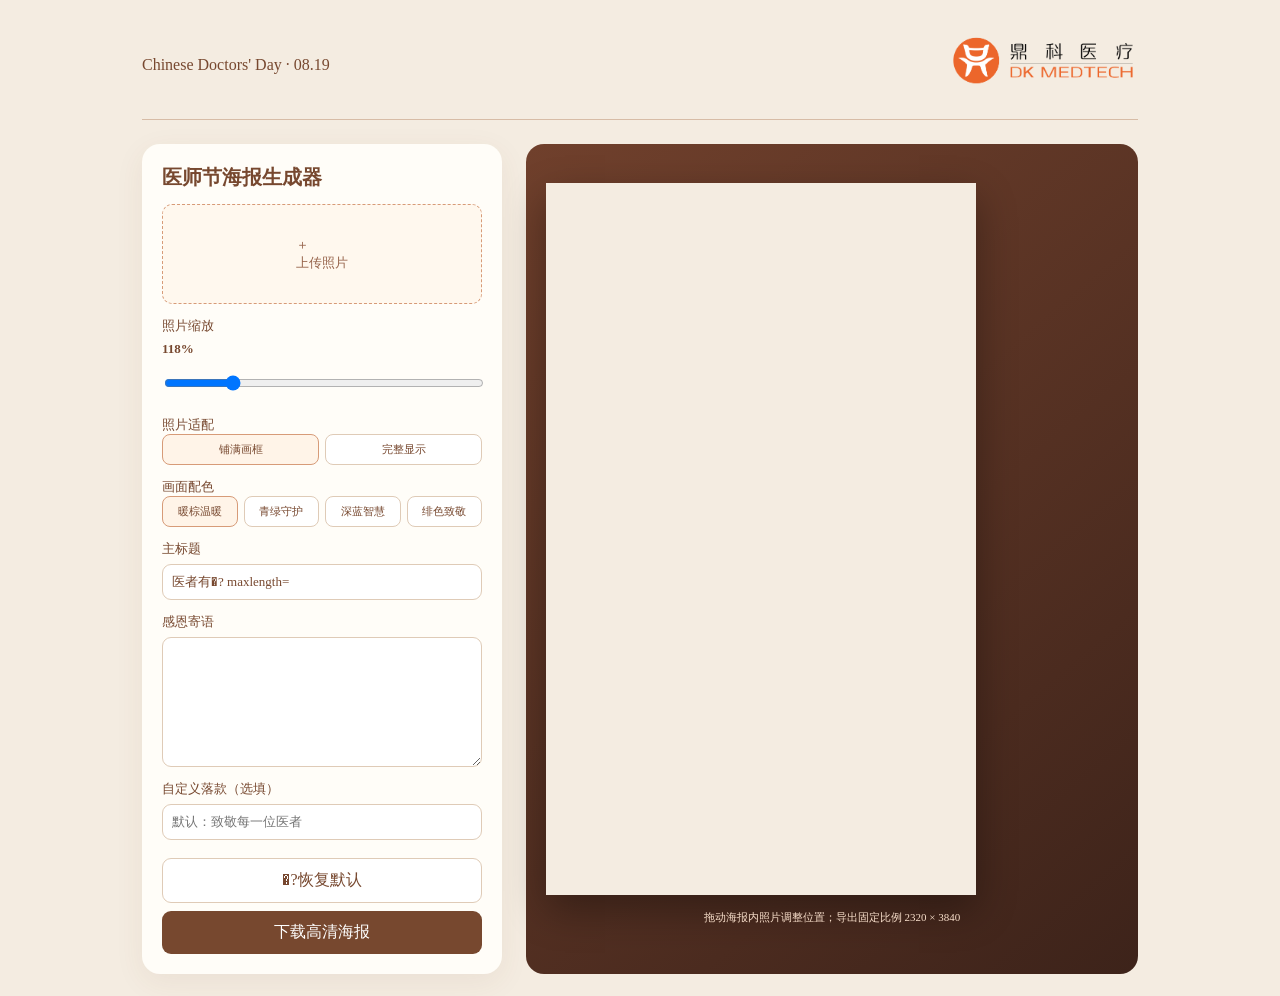
<file: doctor-thanks.html>
<!doctype html>
<html lang="zh-CN"><meta charset="utf-8"><meta name="viewport" content="width=device-width,initial-scale=1"><title>医者有光｜献给医生</title>
<style>
*{box-sizing:border-box}body{margin:0;background:#f4ece1;color:#77482f;font-family:KaiTi,STKaiti,"Microsoft YaHei",serif}.app{max-width:1040px;margin:auto;padding:22px}.head{display:flex;justify-content:space-between;align-items:center;border-bottom:1px solid #d7bca6;padding-bottom:12px}.head img{width:190px}.layout{display:grid;grid-template-columns:360px 1fr;gap:24px;margin-top:24px}.panel{background:#fffdf8;border-radius:18px;padding:20px;box-shadow:0 8px 30px #77482b12}.panel h2{margin:0;font-size:20px}.panel label{display:grid;gap:6px;margin-top:13px;font-size:13px}.panel input,.panel textarea{width:100%;border:1px solid #dfcbb7;border-radius:9px;padding:9px;background:#fff;color:#77482f;font:inherit}.panel textarea{height:130px;resize:vertical}.upload{height:100px;border:1px dashed #d79b78;border-radius:10px;display:grid;place-items:center;cursor:pointer;color:#96634a;background:#fff8ee}.upload img{width:100%;height:100%;object-fit:cover;border-radius:9px}.themes{display:grid;grid-template-columns:repeat(4,1fr);gap:6px}.themes button,.fit button{border:1px solid #dfcbb7;border-radius:8px;background:#fff;padding:7px 3px;color:#77482f;font:inherit;font-size:11px}.themes button.active,.fit button.active{border-color:#d79b78;background:#fff4e8}.fit{display:flex;gap:6px}.fit button{flex:1}.actions{display:grid;gap:8px;margin-top:18px}.actions button{padding:11px;border-radius:9px;font:inherit;cursor:pointer}.reset{border:1px solid #dfcbb7;background:#fff;color:#77482f}.download{border:0;background:#77482f;color:#fff;font-weight:700}.stage{background:linear-gradient(140deg,#70402c,#3d231a);border-radius:18px;padding:20px;display:grid;place-items:center}.stage canvas{width:min(100%,430px);height:auto;box-shadow:0 15px 38px #0005;background:#f4ece1;touch-action:none}.tip{color:#f7deca;font-size:11px;text-align:center}@media(max-width:760px){.app{padding:14px}.layout{display:flex;flex-direction:column}.stage{order:-1;padding:14px}.head p{display:none}.head img{width:160px}}
</style>
<body><main class="app"><header class="head"><p>Chinese Doctors' Day · 08.19</p><a href="https://www.dkmedtech.com/" target="_blank"><img src="./dkmedtech-logo.png" alt="鼎科医疗"></a></header><section class="layout"><aside class="panel"><h2>医师节海报生成器</h2><label class="upload"><input id="file" type="file" accept="image/*" hidden><span id="uploadText">＋<br>上传照片</span><img id="thumb" hidden></label><label>照片缩放 <b id="zoomText">118%</b><input id="zoom" type="range" min="1" max="2" step=".01" value="1.18"></label><label>照片适配</label><div class="fit"><button class="active" data-fit="cover">铺满画框</button><button data-fit="contain">完整显示</button></div></label><label>画面配色</label><div class="themes"><button class="active" data-theme="warm">暖棕温暖</button><button data-theme="jade">青绿守护</button><button data-theme="ink">深蓝智慧</button><button data-theme="rose">绯色致敬</button></div></label><label>主标题<input id="title" value="医者有�? maxlength="8"></label><label>感恩寄语<textarea id="wish"></textarea></label><label>自定义落款（选填）<input id="sign" placeholder="默认：致敬每一位医者"></label><div class="actions"><button id="reset" class="reset">�?恢复默认</button><button id="download" class="download">下载高清海报</button></div></aside><section class="stage"><div><canvas id="poster" width="1160" height="1920"></canvas><p class="tip">拖动海报内照片调整位置；导出固定比例 2320 × 3840</p></div></section></section></main>
<script>
const $=s=>document.querySelector(s),canvas=$('#poster'),ctx=canvas.getContext('2d'),defaultWish='以仁心为灯，照亮希望之路\n以精诚为盾，守护万家安康\n每一次全力以赴，都值得被铭记\n每一份默默坚守，都应当被致敬\n愿医者心安，愿岁月无恙\n感恩所有守护生命的人。';$('#wish').value=defaultWish;let photo=null,zoom=1.18,pos={x:0,y:0},fit='cover',theme='warm',drag=null;const colors={warm:['#f4ece1','#77482f','#96634a','#d79b78','#84967c'],jade:['#edf3ed','#214f4c','#46766c','#3c8f78','#779d87'],ink:['#eef0ed','#183958','#50718b','#4e86b8','#789684'],rose:['#faedf2','#6d2f4d','#99496b','#d66183','#a47898']};const group=new Image();group.crossOrigin='anonymous';group.src='./doctor-group-source.png';const mark=new Image();mark.crossOrigin='anonymous';mark.src='./dkmedtech-poster-mark.png';function arch(x,y,w,h){ctx.beginPath();ctx.moveTo(x,y+w*.23);ctx.ellipse(x+w/2,y+w*.23,w/2,w*.23,0,Math.PI,0);ctx.lineTo(x+w,y+h);ctx.lineTo(x,y+h);ctx.closePath()}function draw(){let [paper,brown,muted,coral,green]=colors[theme];ctx.fillStyle=paper;ctx.fillRect(0,0,1160,1920);ctx.fillStyle='#fffaf1';ctx.beginPath();ctx.arc(950,150,260,0,7);ctx.fill();ctx.drawImage(mark,1060,42,66,66);ctx.fillStyle=brown;ctx.font='600 38px KaiTi';ctx.fillText('第九个',,82,105);ctx.font='700 102px KaiTi';ctx.fillText('中国医师节',,76,215);ctx.fillStyle=muted;ctx.font='600 29px KaiTi';ctx.fillText('鼎科医疗 · 致敬中国医师',80,272);let x=80,y=420,w=510,h=830;ctx.strokeStyle=coral;ctx.lineWidth=4;arch(x,y,w,h);ctx.stroke();ctx.save();arch(x+9,y+9,w-18,h-18);ctx.clip();ctx.fillStyle='#ead8c4';ctx.fillRect(x+9,y+9,w-18,h-18);if(photo){let scale=(fit==='cover'?Math.max((w-18)/photo.width,(h-18)/photo.height):Math.min((w-18)/photo.width,(h-18)/photo.height))*zoom,dw=photo.width*scale,dh=photo.height*scale,dx=x+9+(w-18-dw)/2+(dw-w+18)*pos.x/2,dy=y+9+(h-18-dh)/2+(dh-h+18)*pos.y/2;ctx.drawImage(photo,dx,dy,dw,dh)}else{ctx.fillStyle=muted;ctx.font='32px KaiTi';ctx.fillText('你的照片',245,790)}ctx.restore();ctx.strokeStyle='#fffaf1';ctx.lineWidth=6;arch(x+9,y+9,w-18,h-18);ctx.stroke();ctx.fillStyle=brown;ctx.font='700 73px KaiTi';ctx.fillText($('#title').value||'医者有光',,655,770);ctx.fillStyle=coral;ctx.fillRect(658,810,120,6);ctx.fillStyle=brown;ctx.font='600 29px KaiTi';$('#wish').value.split('\n').slice(0,7).forEach((t,i)=>ctx.fillText(t,655,885+i*55));ctx.font='600 31px KaiTi';ctx.fillText($('#sign').value||'致敬每一位医者',,655,1310);ctx.save();ctx.globalAlpha=.76;ctx.drawImage(group,480,1335,760,590);ctx.restore();ctx.strokeStyle=coral;ctx.beginPath();ctx.moveTo(80,1600);ctx.lineTo(570,1600);ctx.stroke();ctx.fillStyle=brown;ctx.font='700 42px KaiTi';ctx.fillText('愿初心不改，共赴健康未来',160,1685);ctx.fillStyle=muted;ctx.font='22px Arial';ctx.fillText('THANK YOU, DOCTORS',375,1730)}function refresh(){requestAnimationFrame(draw)}$('#file').onchange=e=>{let f=e.target.files[0];if(!f)return;let u=URL.createObjectURL(f);photo=new Image();photo.onload=()=>{$('#thumb').src=u;$('#thumb').hidden=false;$('#uploadText').hidden=true;pos={x:0,y:0};refresh()};photo.src=u};$('#zoom').oninput=e=>{zoom=+e.target.value;$('#zoomText').textContent=Math.round(zoom*100)+'%';refresh()};document.querySelectorAll('[data-fit]').forEach(b=>b.onclick=()=>{fit=b.dataset.fit;document.querySelectorAll('[data-fit]').forEach(x=>x.classList.toggle('active',x===b));refresh()});document.querySelectorAll('[data-theme]').forEach(b=>b.onclick=()=>{theme=b.dataset.theme;document.querySelectorAll('[data-theme]').forEach(x=>x.classList.toggle('active',x===b));refresh()});['title','wish','sign'].forEach(id=>$('#'+id).oninput=refresh);canvas.onpointerdown=e=>{if(photo){drag={x:e.clientX,y:e.clientY,px:pos.x,py:pos.y};canvas.setPointerCapture(e.pointerId)}};canvas.onpointermove=e=>{if(drag){let r=canvas.getBoundingClientRect();pos.x=Math.max(-1,Math.min(1,drag.px+(e.clientX-drag.x)/r.width*2));pos.y=Math.max(-1,Math.min(1,drag.py+(e.clientY-drag.y)/r.height*2));refresh()}};canvas.onpointerup=()=>drag=null;$('#reset').onclick=()=>{photo=null;$('#file').value='';$('#thumb').hidden=true;$('#uploadText').hidden=false;zoom=1.18;pos={x:0,y:0};theme='warm';$('#title').value='医者有�?;$('#wish').value=defaultWish;$('#sign').value='';$('#zoom').value=zoom;$('#zoomText').textContent='118%';refresh()};$('#download').onclick=()=>{let out=document.createElement('canvas');out.width=2320;out.height=3840;out.getContext('2d').drawImage(canvas,0,0,2320,3840);let a=document.createElement('a');a.download='医者有光-医师节海报.png';a.href=out.toDataURL('image/png');a.click()};Promise.all([new Promise(r=>group.onload=r),new Promise(r=>mark.onload=r)]).then(refresh);
</script></body></html>
</file>
